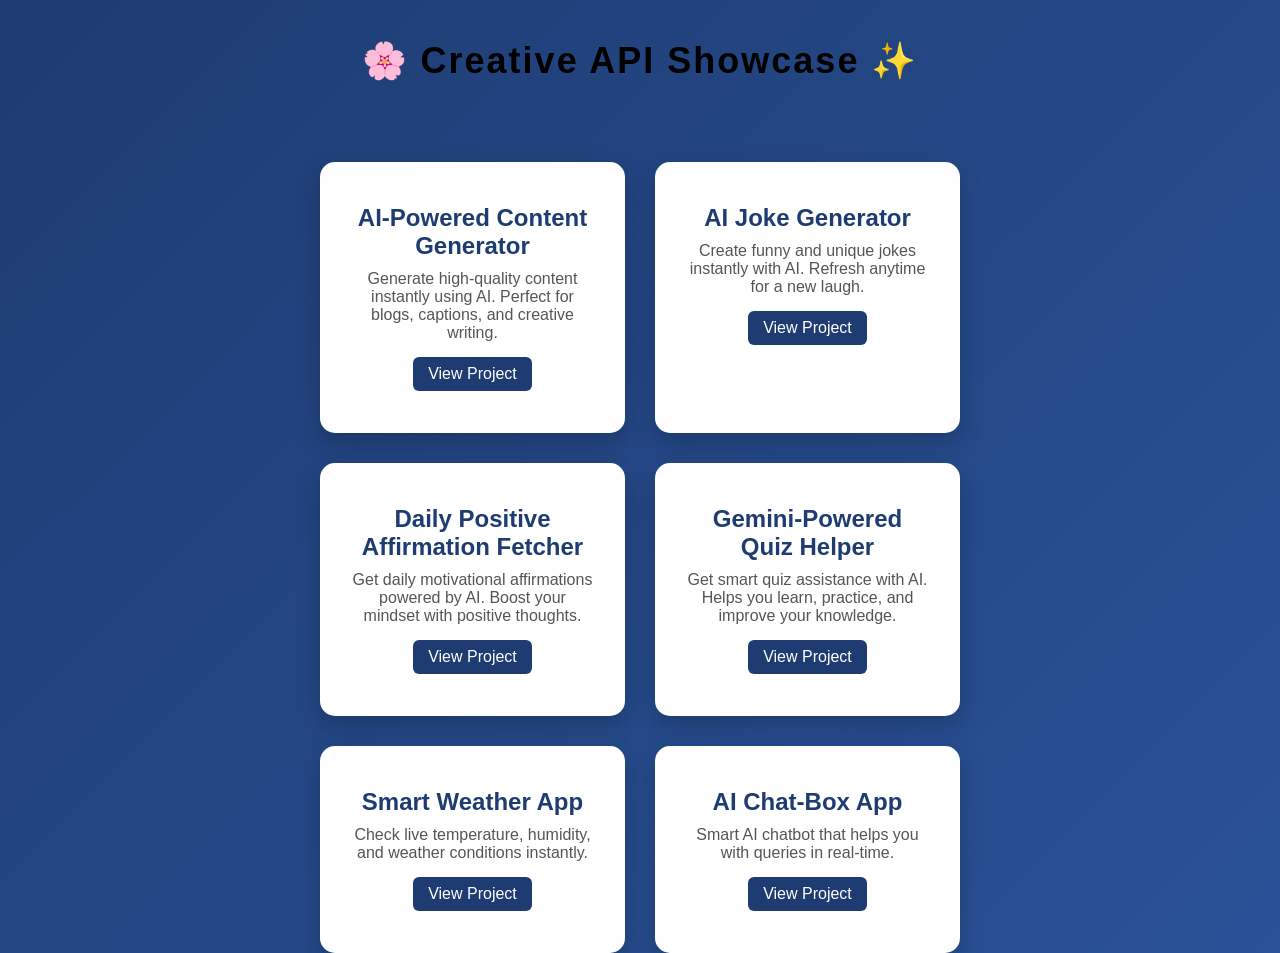
<file: index.html>
<!DOCTYPE html>
<html>
<head>
    <title>Javascipt Projects</title>
    <link rel="stylesheet" href="style.css">
    <link rel="stylesheet" href="style.css">
</head>
<body>

    <h1>🌸 Creative API Showcase ✨</h1>

    <div class="projects">

        <div class="card">
            <h2>AI-Powered Content Generator</h2>
            <p>Generate high-quality content instantly using AI. Perfect for blogs, captions, and creative writing.</p>
            <a href="gemini-ai-tool.html">View Project</a>
        </div>

        <div class="card">
            <h2>AI Joke Generator</h2>
            <p>Create funny and unique jokes instantly with AI. Refresh anytime for a new laugh.</p>
            <a href="Aijokegenrator.html">View Project</a>
        </div>

        <div class="card">
            <h2>Daily Positive Affirmation Fetcher</h2>
            <p>Get daily motivational affirmations powered by AI. Boost your mindset with positive thoughts.</p>
            <a href="positive-ai.html">View Project</a>
        </div>

        <div class="card">
            <h2>Gemini-Powered Quiz Helper</h2>
            <p>Get smart quiz assistance with AI. Helps you learn, practice, and improve your knowledge.</p>
            <a href="indexx.html">View Project</a>
        </div>
         <div class="card">
            <h2>Smart Weather App</h2>
            <p>Check live temperature, humidity, and weather conditions instantly.</p>
            <a href="weather.html">View Project</a>
        </div>
         <div class="card">
            <h2>AI Chat-Box App</h2>
            <p>Smart AI chatbot that helps you with queries in real-time.</p>
            <a href="aichatbox.html">View Project</a>
        </div>


    </div>

</body>
</html>
</file>
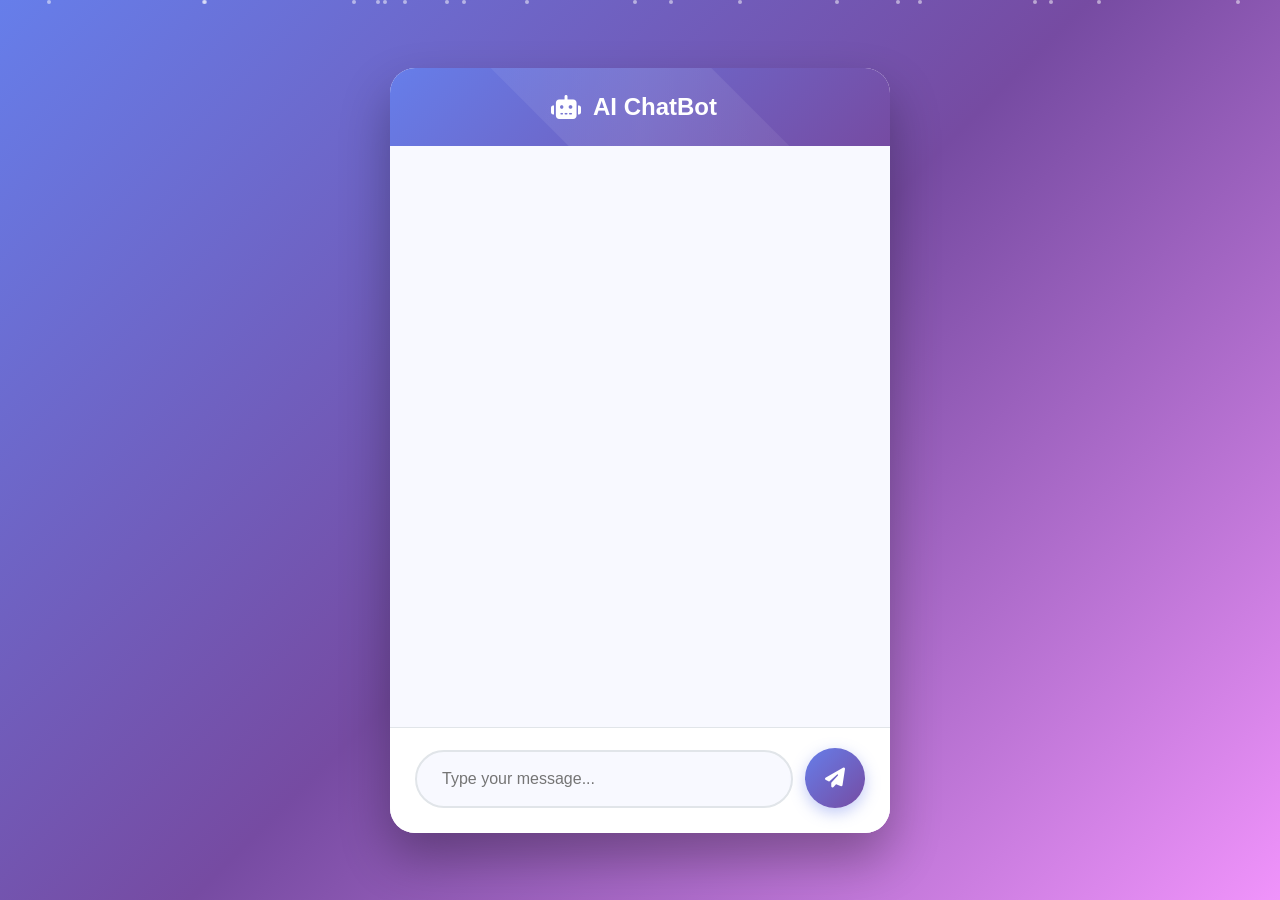
<file: aichatbox.html>
<!DOCTYPE html>
<html lang="en">
<head>
    <meta charset="UTF-8">
    <meta name="viewport" content="width=device-width, initial-scale=1.0">
    <title>AI Chat App</title>
    <link rel="stylesheet" href="https://cdnjs.cloudflare.com/ajax/libs/font-awesome/6.4.0/css/all.min.css">
    <style>
        * {
            margin: 0;
            padding: 0;
            box-sizing: border-box;
        }

        body {
            height: 100vh;
            font-family: 'Segoe UI', Tahoma, Geneva, Verdana, sans-serif;
            background: linear-gradient(135deg, #667eea 0%, #764ba2 50%, #f093fb 100%);
            display: flex;
            justify-content: center;
            align-items: center;
            overflow: hidden;
        }

        .particles {
            position: fixed;
            top: 0;
            left: 0;
            width: 100%;
            height: 100%;
            pointer-events: none;
            z-index: 1;
        }

        .particle {
            position: absolute;
            width: 4px;
            height: 4px;
            background: rgba(255, 255, 255, 0.5);
            border-radius: 50%;
            animation: float 6s ease-in-out infinite;
        }

        @keyframes float {
            0%, 100% { transform: translateY(0px) rotate(0deg); opacity: 0.7; }
            50% { transform: translateY(-20px) rotate(180deg); opacity: 1; }
        }

        .container {
            width: 90%;
            max-width: 500px;
            height: 85vh;
            background: rgba(255, 255, 255, 0.95);
            backdrop-filter: blur(20px);
            border-radius: 25px;
            box-shadow: 0 25px 50px rgba(0,0,0,0.3);
            overflow: hidden;
            position: relative;
            z-index: 2;
            display: flex;
            flex-direction: column;
            animation: slideIn 0.8s ease-out;
        }

        @keyframes slideIn {
            from {
                opacity: 0;
                transform: translateY(50px) scale(0.9);
            }
            to {
                opacity: 1;
                transform: translateY(0) scale(1);
            }
        }

        .header {
            background: linear-gradient(135deg, #667eea, #764ba2);
            color: white;
            padding: 25px;
            text-align: center;
            position: relative;
            overflow: hidden;
            flex-shrink: 0;
        }

        .header::before {
            content: '';
            position: absolute;
            top: -50%;
            left: -50%;
            width: 200%;
            height: 200%;
            background: linear-gradient(45deg, transparent, rgba(255,255,255,0.1), transparent);
            transform: rotate(45deg);
            animation: shine 3s infinite;
        }

        @keyframes shine {
            0% { transform: translateX(-100%) translateY(-100%) rotate(45deg); }
            100% { transform: translateX(100%) translateY(100%) rotate(45deg); }
        }

        .header h2 {
            font-size: 24px;
            margin: 0;
            position: relative;
            z-index: 1;
            display: flex;
            align-items: center;
            justify-content: center;
            gap: 12px;
        }

        .chatbox {
            flex: 1;
            overflow-y: auto;
            padding: 25px 25px 20px;
            background: #f8f9ff;
            scroll-behavior: smooth;
            display: flex;
            flex-direction: column;
        }

        .chatbox::-webkit-scrollbar {
            width: 6px;
        }

        .chatbox::-webkit-scrollbar-track {
            background: #f1f1f1;
            border-radius: 10px;
        }

        .chatbox::-webkit-scrollbar-thumb {
            background: linear-gradient(135deg, #667eea, #764ba2);
            border-radius: 10px;
        }

        .message {
            margin-bottom: 20px;
            opacity: 0;
            animation: messageSlide 0.4s ease-out forwards;
            max-width: 85%;
        }

        @keyframes messageSlide {
            to {
                opacity: 1;
                transform: translateY(0);
            }
        }

        .user-message {
            margin-left: auto;
            text-align: right;
        }

        .user-message .bubble {
            background: linear-gradient(135deg, #667eea, #764ba2);
            color: white;
            padding: 15px 20px;
            border-radius: 20px 20px 5px 20px;
            display: inline-block;
            position: relative;
            box-shadow: 0 5px 15px rgba(102, 126, 234, 0.4);
        }

        .user-message .bubble::after {
            content: '';
            position: absolute;
            right: -8px;
            top: 12px;
            width: 0;
            height: 0;
            border: 8px solid transparent;
            border-left-color: #667eea;
        }

        .ai-message .bubble {
            background: white;
            color: #333;
            padding: 15px 20px;
            border-radius: 20px 20px 20px 5px;
            display: inline-block;
            box-shadow: 0 5px 15px rgba(0,0,0,0.1);
            border: 1px solid #e1e5e9;
        }

        .ai-message .bubble::before {
            content: '';
            position: absolute;
            left: -8px;
            top: 12px;
            width: 0;
            height: 0;
            border: 8px solid transparent;
            border-right-color: white;
        }

        .message-icon {
            display: flex;
            align-items: center;
            gap: 8px;
            font-size: 14px;
            font-weight: 500;
            margin-bottom: 5px;
        }

        .typing {
            display: flex;
            align-items: center;
            gap: 8px;
            color: #666;
            font-style: italic;
        }

        .typing-dots {
            display: flex;
            gap: 3px;
        }

        .typing-dots span {
            width: 8px;
            height: 8px;
            background: #667eea;
            border-radius: 50%;
            animation: typing 1.4s infinite;
        }

        .typing-dots span:nth-child(2) { animation-delay: 0.2s; }
        .typing-dots span:nth-child(3) { animation-delay: 0.4s; }

        @keyframes typing {
            0%, 60%, 100% { transform: translateY(0); }
            30% { transform: translateY(-10px); }
        }

        .input-area {
            padding: 20px 25px 25px;
            background: white;
            border-top: 1px solid #e1e5e9;
            display: flex;
            gap: 12px;
            align-items: flex-end;
            flex-shrink: 0;
        }

        #userInput {
            flex: 1;
            padding: 18px 25px;
            border: 2px solid #e1e5e9;
            border-radius: 30px;
            outline: none;
            font-size: 16px;
            transition: all 0.3s ease;
            background: #f8f9ff;
        }

        #userInput:focus {
            border-color: #667eea;
            box-shadow: 0 0 0 3px rgba(102, 126, 234, 0.1);
            background: white;
        }

        button {
            padding: 18px 25px;
            border: none;
            border-radius: 50%;
            background: linear-gradient(135deg, #667eea, #764ba2);
            color: white;
            cursor: pointer;
            width: 60px;
            height: 60px;
            display: flex;
            align-items: center;
            justify-content: center;
            font-size: 20px;
            transition: all 0.3s ease;
            box-shadow: 0 5px 15px rgba(102, 126, 234, 0.4);
        }

        button:hover {
            transform: translateY(-3px) scale(1.05);
            box-shadow: 0 8px 25px rgba(102, 126, 234, 0.6);
        }

        button:active {
            transform: translateY(-1px) scale(1.02);
        }

        @media (max-width: 480px) {
            .container {
                width: 95%;
                height: 95vh;
                border-radius: 20px;
            }
        }
    </style>
</head>
<body>
    <div class="particles" id="particles"></div>

    <div class="container">
        <div class="header">
            <h2>
                <i class="fas fa-robot"></i>
                AI ChatBot
                <i class="fas fa-sparkles"></i>
            </h2>
        </div>

        <div class="chatbox" id="chatbox"></div>

        <div class="input-area">
            <input id="userInput" placeholder="Type your message..." />
            <button onclick="sendMessage()">
                <i class="fas fa-paper-plane"></i>
            </button>
        </div>
    </div>

    <script>
        function createParticles() {
            const particlesContainer = document.getElementById('particles');
            for (let i = 0; i < 20; i++) {
                const particle = document.createElement('div');
                particle.className = 'particle';
                particle.style.left = Math.random() * 100 + '%';
                particle.style.animationDelay = Math.random() * 6 + 's';
                particle.style.animationDuration = (Math.random() * 3 + 4) + 's';
                particlesContainer.appendChild(particle);
            }
        }

        createParticles();

        const API_KEY = "AIzaSyBpNcquJx0iLihd1cuPa88U3IA3RbjaKZ4";

        async function sendMessage() {
            const inputEl = document.getElementById("userInput");
            const chatBox = document.getElementById("chatbox");
            const input = inputEl.value.trim();

            if (!input) return;

            const userMsg = document.createElement("div");
            userMsg.className = "message user-message";
            userMsg.style.animationDelay = "0s";
            userMsg.innerHTML = `
                <div class="message-icon">
                    <i class="fas fa-user"></i>
                    You
                </div>
                <div class="bubble">${input}</div>
            `;
            chatBox.appendChild(userMsg);
            inputEl.value = "";
            chatBox.scrollTop = chatBox.scrollHeight;

            const aiMsg = document.createElement("div");
            aiMsg.className = "message ai-message";
            aiMsg.id = "typing-indicator";
            aiMsg.innerHTML = `
                <div class="message-icon">
                    <i class="fas fa-robot"></i>
                    AI
                </div>
                <div class="bubble typing">
                    <i class="fas fa-circle-notch fa-spin"></i>
                    Thinking...
                    <div class="typing-dots">
                        <span></span><span></span><span></span>
                    </div>
                </div>
            `;
            chatBox.appendChild(aiMsg);
            chatBox.scrollTop = chatBox.scrollHeight;

            try {
                const response = await fetch(`https://generativelanguage.googleapis.com/v1beta/models/gemini-2.5-flash:generateContent?key=${API_KEY}`, {
                    method: "POST",
                    headers: {
                        "Content-Type": "application/json"
                    },
                    body: JSON.stringify({
                        contents: [{
                            parts: [{
                                text: input
                            }]
                        }]
                    })
                });

                const data = await response.json();
                aiMsg.remove();

                if (!response.ok) {
                    const errorMsg = document.createElement("div");
                    errorMsg.className = "message ai-message";
                    errorMsg.innerHTML = `
                        <div class="message-icon">
                            <i class="fas fa-robot"></i>
                            AI
                        </div>
                        <div class="bubble">
                            <i class="fas fa-exclamation-triangle"></i>
                            Error: ${data.error?.message || 'Something went wrong!'}
                        </div>
                    `;
                    chatBox.appendChild(errorMsg);
                    chatBox.scrollTop = chatBox.scrollHeight;
                    return;
                }

                const aiText = data.candidates?.[0]?.content?.parts?.[0]?.text || "No response from AI";

                const responseMsg = document.createElement("div");
                responseMsg.className = "message ai-message";
                responseMsg.innerHTML = `
                    <div class="message-icon">
                        <i class="fas fa-robot"></i>
                        AI
                    </div>
                    <div class="bubble">${aiText}</div>
                `;
                chatBox.appendChild(responseMsg);
                chatBox.scrollTop = chatBox.scrollHeight;

            } catch (error) {
                console.error(error);
                aiMsg.remove();
                
                const errorMsg = document.createElement("div");
                errorMsg.className = "message ai-message";
                errorMsg.innerHTML = `
                    <div class="message-icon">
                        <i class="fas fa-robot"></i>
                        AI
                    </div>
                    <div class="bubble">
                        <i class="fas fa-wifi"></i>
                        Network error. Please check your connection!
                    </div>
                `;
                chatBox.appendChild(errorMsg);
                chatBox.scrollTop = chatBox.scrollHeight;
            }
        }

        document.getElementById('userInput').addEventListener('keypress', function(e) {
            if (e.key === 'Enter') {
                sendMessage();
            }
        });
    </script>
</body>
</html>
</file>
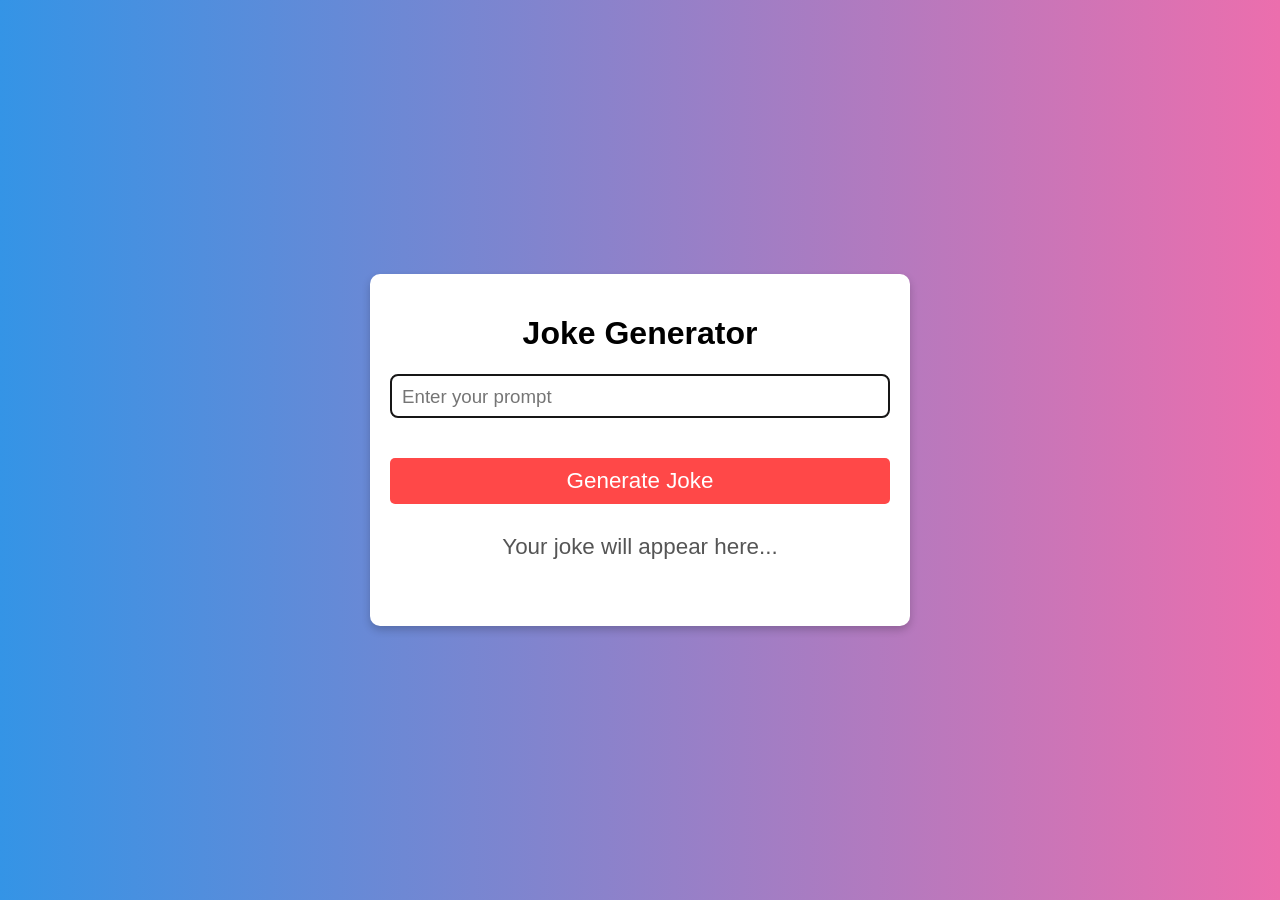
<file: Aijokegenrator.html>
<!DOCTYPE html>

<head>
  <meta charset="UTF-8">
  <meta name="viewport" content="width=device-width, initial-scale=1.0">
  <title>Joke Generator</title>

  <style>
    body {
      margin: 0;
      padding: 0;
      font-family: 'Montserrat', sans-serif;
      background: linear-gradient(to right, #3494E6, #EC6EAD);
      height: 100vh;
      display: flex;
      align-items: center;
      justify-content: center;
    }

    .joke-container {
      padding: 20px;
      background: #fff;
      border-radius: 10px;
      width: 60%;
      width: 500px;
      box-shadow: 0 4px 8px rgba(0, 0, 0, 0.2);
      margin: 20px;
      overflow: hidden;
      text-align: center;
    }

    #promptInput {
      width: 100%;
      padding: 8px 10px;
      border: 2px solid #171616;
      border-radius: 8px;
      font-size: 1.3em;
      outline: none;
      box-sizing: border-box;
    }

    #promptInput::placeholder {
      font-size: 0.9em;
    }

    #generateBtn {
      margin-top: 15px;
      width: 100%;
      padding: 10px;
      background-color: #FF4848;
      color: #fff;
      border: none;
      border-radius: 5px;
      font-size: 1.4em;
      cursor: pointer;
      transition: 0.3s ease-in-out;
      margin-bottom: 10px;
      margin-top: 40px;
    }

    #generateBtn:hover {
      background-color: #FF6565;
    }

    #jokeText {
      margin-top: 20px;
      font-size: 1.4em;
      color: #555;
      min-height: 50px;
    }

    @media screen and (max-width: 600px) {
      .joke-container {
        width: 90%;
      }
    }
  </style>

</head>

<body>
  <div class="container">
    <div class="joke-container">
      <h1>Joke Generator</h1>
      <input type="text" id="promptInput" placeholder="Enter your prompt" />
      <br />
      <button id="generateBtn">Generate Joke</button>
      <p id="jokeText">Your joke will appear here...</p>
    </div>
  </div>

  <script src="Aijokegenrator.js"></script>
</body>

</html>
</file>
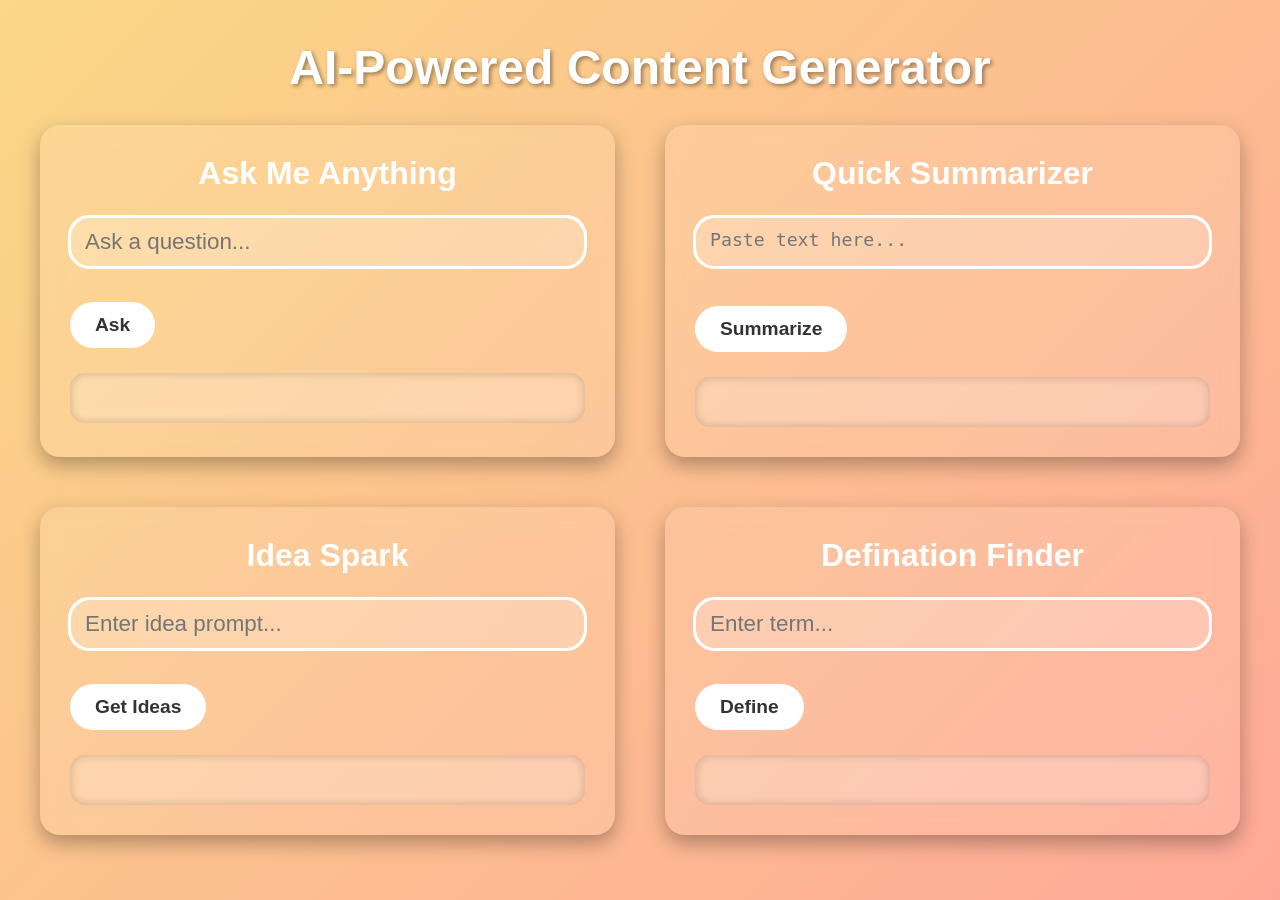
<file: gemini-ai-tool.html>
<!DOCTYPE html>
<html lang="en">
<head>
    <meta charset="UTF-8">
    <meta name="viewport" content="width=device-width, initial-scale=1.0">
    <title>AI Content Generator</title>
    <link rel="stylesheet" href="gemini-ai-tool.css">
</head>
<body>
    <h1>AI-Powered Content Generator</h1>

<div class="container">    
<div class="box">
    <h2>Ask Me Anything</h2>
    <input type="text" id="question" placeholder="Ask a question..."/>
    <button onclick="askQuestion()">Ask</button>
    <div id="answer"></div>
</div>

<div class="box">
    <h2>Quick Summarizer</h2>
    <textarea id="textToSummarize" placeholder="Paste text here..."></textarea>
    <button onclick="summarizeText()">Summarize</button>
    <div id="summary"></div>
</div>

<div class="box">
    <h2>Idea Spark</h2>
    <input type="text" id="ideaPrompt" placeholder="Enter idea prompt..."/>
    <button onclick="generateIdeas()">Get Ideas</button>
    <div id="ideas"></div>
</div>

<div class="box">
    <h2>Defination Finder</h2>
     <input type="text" id="term" placeholder="Enter term..."/>
     <button onclick="findDefination()">Define</button>
     <div id="defination"></div>
</div>
</div>

<script src="gemini-ai-tool.js"></script>
</body>
</html>
</file>
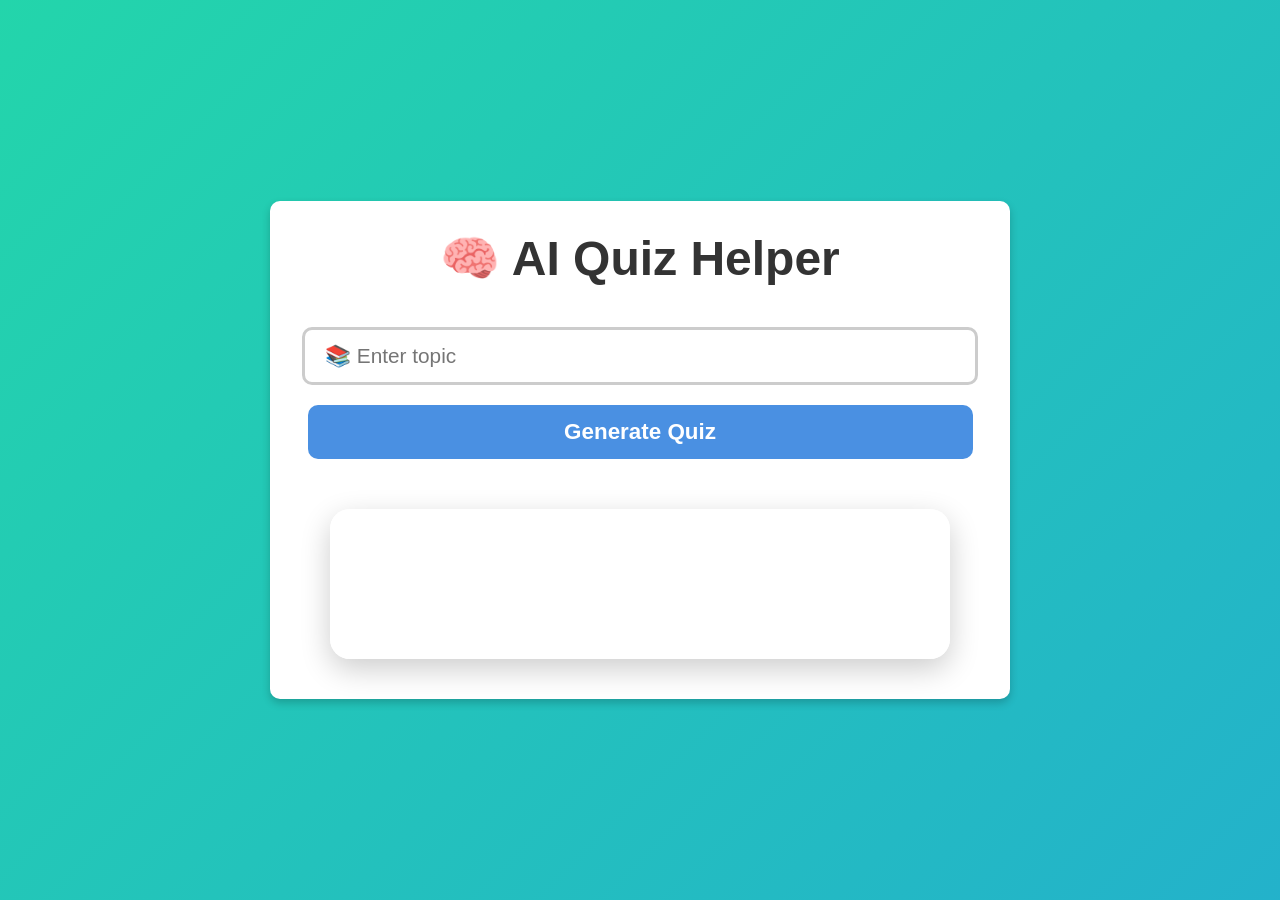
<file: indexx.html>
<!DOCTYPE html>
<html lang="en">
<head>
<meta charset="UTF-8">
<meta name="viewport" content="width=device-width, initial-scale=1.0">
<title>AI Quiz Helper</title>
<link rel="stylesheet" href="stylee.css">
</head>

<body>

<div id="container">

<h1>🧠 AI Quiz Helper</h1>

<input type="text" id="topic" placeholder="📚 Enter topic">

<button id="generateBtn">Generate Quiz</button>

<div id="result">
<h3 id="question"></h3>
<p id="answer"></p>
</div>

</div>

<script src="script.js"></script>

</body>
</html>
</file>
<file: style.css>
* {
    margin: 0;
    padding: 0;
    box-sizing: border-box;
    font-family: Arial, sans-serif;
}

body {
    background: linear-gradient(135deg, #1e3c72, #2a5298);
    min-height: 100vh;
    display: flex;
    flex-direction: column;
    align-items: center;   
}

body::before {
  content: "";
  position: absolute;
  top: 0;
  left: 0;
  width: 100%;
  height: 100%;  
  background: 
  url("https://i.pinimg.com/736x/09/02/ee/0902eee992301f6e51f740bd3787b8d0.jpg") no-repeat center/cover;
  filter: blur(20px);
  z-index: -1;
}



h1 {
    margin: 40px 0;
    color:black;
    font-size: 36px;
    letter-spacing: 2px;
    font-weight: bold;
}

.projects {
    width: 50%;
    display: grid;
    grid-template-columns: repeat(2, 1fr);
    gap: 30px;
    margin: auto;
    margin-top: 40px;
    
}

.card {
    background: white;
    padding: 40px 30px;
    border-radius: 15px;
    text-align: center;
    box-shadow: 0 10px 25px rgba(0, 0, 0, 0.2);
    transition: 0.3s ease;
    border: 2px solid rgba(255, 255, 255, 0.6);
  
}

.card:hover {
    transform: translateY(-8px);
}

.card h2 {
    margin-bottom: 10px;
    color: #1e3c72;
}

.card p {
    margin-bottom: 15px;
    color: #555;
}

.card a {
    display: inline-block;
    text-decoration: none;
    background-color: #1e3c72;
    color: white;
    padding: 8px 15px;
    border-radius: 6px;
    transition: 0.3s;
}

.card a:hover {
    background-color: #2a5298;
}
</file>
<file: gemini-ai-tool.css>
* {
  margin: 0;
  padding: 0;
  box-sizing: border-box;
}

body {
  font-family: 'Arial', sans-serif;
  min-height: 100vh;
  padding: 40px;
  background: linear-gradient(-45deg, #74ebd5, #ACB6E5, #FF9A9E, #FBD786);
  background-size: 400% 400%;
  animation: gradientAnimation 15s ease infinite;
  align-items: center;
  color: #fff;
}

h1 {
  text-align: center;
  font-size: 3em;
  margin-bottom: 30px;
  color: #fff;
  text-shadow: 2px 2px 4px rgba(0,0,0,0.4);
}
.container{
  display: grid;
  grid-template-columns: repeat(2, 1fr); 
  gap: 50px;
  max-width: 1300px;
  margin: auto;

}

.box {
  background: rgba(255, 255, 255, 0.1);
  padding: 30px;
  border-radius: 20px;
  width: 100%;
  min-height: 220px;
  box-shadow: 0 8px 20px rgba(0,0,0,0.3);
  backdrop-filter: blur(10px);
  transition: transform 0.3s;
}

h2 {
  font-size: 2em;
  margin-bottom: 15px;
  text-align: center;
  color: #fff;
}

input[type="text"],
textarea {
  width: 100%;
  padding: 12px 15px;
  margin-top: 10px;
  margin-bottom: 25px;
  border: none;
  border-radius: 20px;
  font-size: 1.4em;
  outline: auto;
  background: rgba(255,255,255,0.2);
  color: #fff;
  transition: 0.3s;
}
textarea{
  height: 50px;
  resize: none;

}

input[type="text"]:focus,
textarea:focus {
  background: rgba(255,255,255,0.3);
}

button {
  padding: 12px 25px;
  background-color: #fff;
  color: #333;
  border: none;
  border-radius: 25px;
  cursor: pointer;
  font-weight: bold;
  font-size: 1.2rem;
  transition: background-color 0.3s, transform 0.2s;
  margin-top: 20px;
  margin-bottom: 20px;
  margin: 10px auto;

}

button:hover {
  background-color: #eee;
  transform: scale(1.05);
}

#answer,
#summary,
#ideas,
#defination {
  margin-top: 15px;
  padding: 15px;
  background: rgba(255,255,255,0.2);
  border-radius: 15px;
  min-height: 50px;
  font-size: 1.1em;
  color: #fff;
  box-shadow: inset 0 0 10px rgba(0,0,0,0.2);
  transition: 0.3s;
  word-wrap: break-word;
  overflow-wrap: break-word;
  white-space: pre-wrap;
}

@keyframes gradientAnimation {
  0% {
    background-position: 0% 50%;
  }
  50% {
    background-position: 100% 50%;
  }
  100% {
    background-position: 0% 50%;
  }
}


@media (max-width: 1024px) {
  .container {
    grid-template-columns: 1fr; /* 2 se 1 column */
    gap: 30px;
    padding: 0 20px;
  }

  h1 {
    font-size: 2.2em;
  }

  h2 {
    font-size: 1.6em;
  }

  input[type="text"],
  textarea {
    font-size: 1.1em;
  }

  button {
    font-size: 1rem;
  }
}

@media (max-width: 600px) {
  body {
    padding: 20px;
  }

  h1 {
    font-size: 1.8em;
  }

  .box {
    padding: 20px;
    border-radius: 15px;
  }

  h2 {
    font-size: 1.4em;
  }

  input[type="text"],
  textarea {
    font-size: 1em;
    padding: 10px;
  }

  textarea {
    height: 80px;
  }

  button {
    width: 100%; 
    font-size: 1rem;
  }

  #answer,
  #summary,
  #ideas,
  #defination {
    font-size: 0.95em;
  }
}
</file>
<file: stylee.css>
body {
    margin: 0;
    padding: 0;
    font-family: 'Helvetica Neue', Helvetica, Arial, sans-serif;
    display: flex;
    justify-content: center;
    align-items: center;
    min-height: 100vh;
    background: linear-gradient(-45deg, #ee7752, #e73c7e, #23a6d5, #23d5ab);
    background-size: 400% 400%;
    animation: gradientAnimation 15s ease infinite;
}

@keyframes gradientAnimation {
    0% {
        background-position: 0% 50%;
    }
    50% {
        background-position: 100% 50%;
    }
    100% {
        background-position: 0% 50%;
    }
}

#result {
    width: 90%;
    max-width: 540px;
    padding: 40px;
    border-radius: 20px;
    box-shadow: 0 10px 30px rgba(0, 0, 0, 0.2);
    background-color: rgba(255, 255, 255, 0.85);
    backdrop-filter: blur(8px);
    display: flex;
    flex-direction: column;
    align-items: center;
    transition: all 0.3s ease;
}
#container{
    padding: 20px;
    background: #fff;
    border-radius: 10px;
    width: 700px;
    box-shadow: 0 4px 8px rgba(0, 0, 0, 0.2);
    margin: 20px;
    overflow: hidden;
    text-align: center;
    transition: 0.3s ease;
}
#container:hover{
  transform: scale(1.03);
}

h1 {
    font-size: 3rem;
    margin-bottom: 40px;
    margin-top: 10px;
    color: #333;
    text-align: center;
}

#topic {
    width: 90%;
    padding: 14px 20px;
    font-size: 1.3rem;
    border: 3px solid #ccc;
    border-radius: 10px;
    outline: none;
    transition: border-color 0.3s, box-shadow 0.3s;
}
#topic:focus {
    border-color: #4a90e2;
    box-shadow: 0 0 8px rgba(74, 144, 226, 0.5);
}

#generateBtn {
    width: 95%;
    padding: 14px;
    margin-top: 20px;
    font-size: 1.4rem;
    font-weight: 600;
    border: none;
    border-radius: 10px;
    background-color: #4a90e2;
    color: #fff;
    cursor: pointer;
    transition: background-color 0.3s, transform 0.2s;
}
#generateBtn:hover {
    background-color: #357ab8;
    transform: translateY(-2px);
}

#result {
    margin-top: 50px;
    width: 300%;
    text-align: center;
    margin-left: 40px;
    margin-bottom: 20px;
    border-radius: 20px;
}

#❓question {
    font-size: 1.5rem;
    font-weight: 600;
    margin-bottom: 20px;
    color: #222;
}

#💡answer {
    font-size: 1.2rem;
    line-height: 1.6;
    color: #555;
}

@media (max-width: 600px) {
    #resulta {
        padding: 25px;
    }
    #❓question {
        font-size: 1.2rem;
    }
    #💡answer {
        font-size: 1rem;
    }
}
</file>
